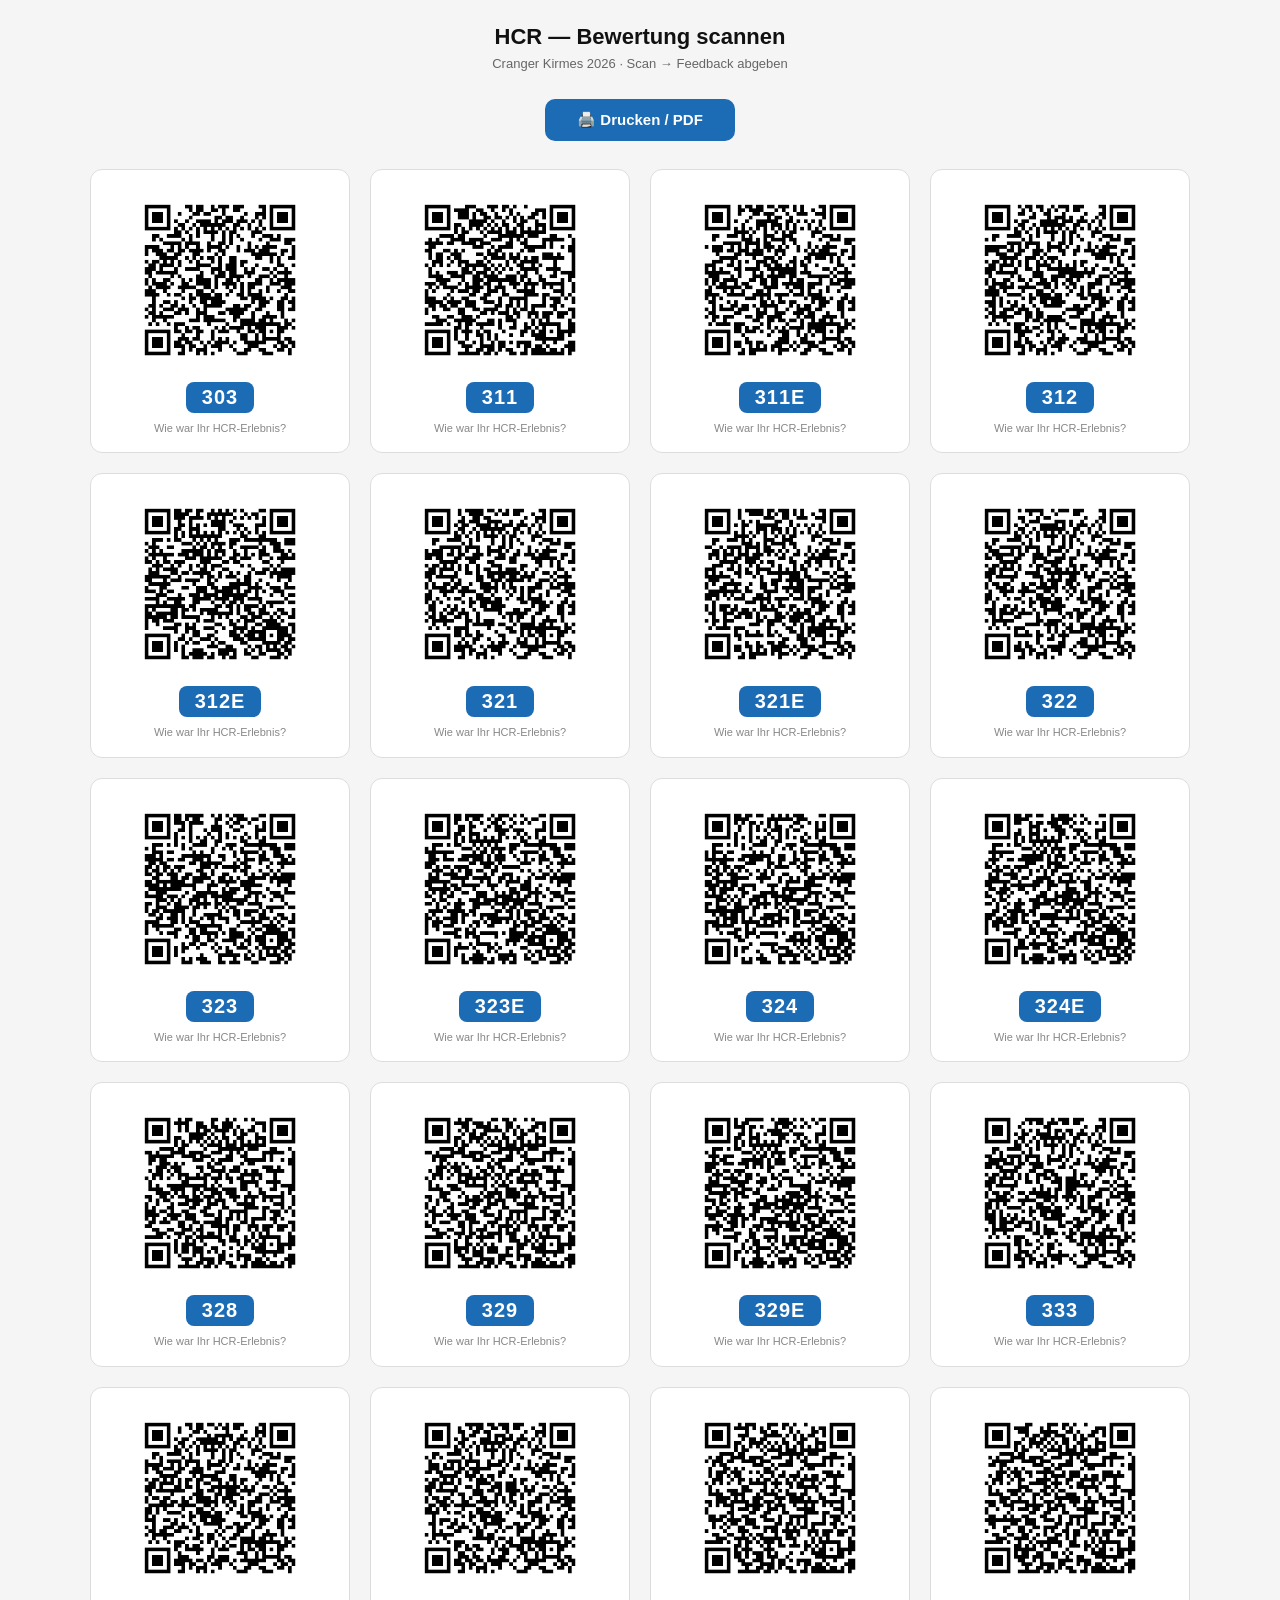
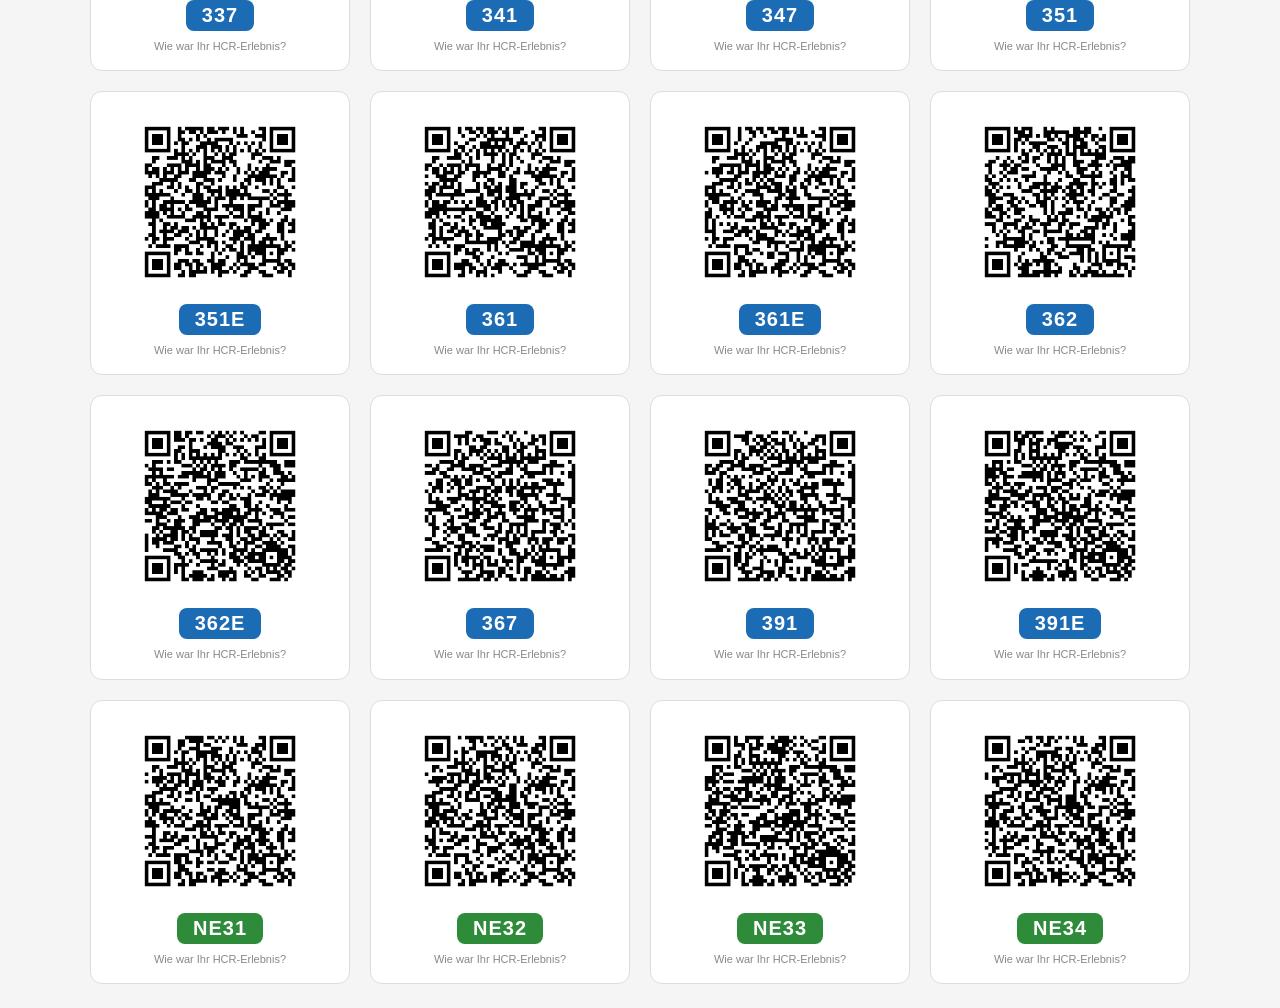
<file: qr/index.html>
<!DOCTYPE html>
<html lang="de">
<head>
<meta charset="UTF-8">
<title>HCR — QR Codes Bewertungen</title>
<style>
  * { margin: 0; padding: 0; box-sizing: border-box; }

  body {
    font-family: Arial, sans-serif;
    background: #f5f5f5;
    padding: 24px;
  }

  h1 {
    text-align: center;
    font-size: 22px;
    margin-bottom: 6px;
    color: #111;
  }

  .subtitle {
    text-align: center;
    font-size: 13px;
    color: #666;
    margin-bottom: 28px;
  }

  .grid {
    display: grid;
    grid-template-columns: repeat(4, 1fr);
    gap: 20px;
    max-width: 1100px;
    margin: 0 auto;
  }

  .card {
    background: #fff;
    border: 1.5px solid #ddd;
    border-radius: 12px;
    padding: 20px 16px 16px;
    text-align: center;
    break-inside: avoid;
  }

  .card img {
    width: 100%;
    max-width: 180px;
    height: auto;
    display: block;
    margin: 0 auto 12px;
  }

  .linie-badge {
    display: inline-block;
    background: #1B6BB5;
    color: #fff;
    font-size: 20px;
    font-weight: 800;
    padding: 4px 16px;
    border-radius: 8px;
    margin-bottom: 8px;
    letter-spacing: 1px;
  }

  .scan-text {
    font-size: 11px;
    color: #888;
    line-height: 1.4;
  }

  .btn-print {
    display: block;
    margin: 0 auto 28px;
    padding: 12px 32px;
    background: #1B6BB5;
    color: #fff;
    border: none;
    border-radius: 10px;
    font-size: 15px;
    font-weight: 700;
    cursor: pointer;
  }
  .btn-print:hover { background: #155a9a; }

  @media print {
    body { background: #fff; padding: 8px; }
    .btn-print { display: none; }
    .grid { gap: 12px; }
    .card { border: 1px solid #ccc; border-radius: 8px; padding: 12px 10px 10px; }
  }
</style>
</head>
<body>

<h1>HCR — Bewertung scannen</h1>
<p class="subtitle">Cranger Kirmes 2026 · Scan → Feedback abgeben</p>

<button class="btn-print" onclick="window.print()">🖨️ Drucken / PDF</button>

<div class="grid">
  <div class="card">
    <img src="303.png" alt="QR 303">
    <div class="linie-badge">303</div>
    <div class="scan-text">Wie war Ihr HCR-Erlebnis?</div>
  </div>
  <div class="card">
    <img src="311.png" alt="QR 311">
    <div class="linie-badge">311</div>
    <div class="scan-text">Wie war Ihr HCR-Erlebnis?</div>
  </div>
  <div class="card">
    <img src="311E.png" alt="QR 311E">
    <div class="linie-badge">311E</div>
    <div class="scan-text">Wie war Ihr HCR-Erlebnis?</div>
  </div>
  <div class="card">
    <img src="312.png" alt="QR 312">
    <div class="linie-badge">312</div>
    <div class="scan-text">Wie war Ihr HCR-Erlebnis?</div>
  </div>
  <div class="card">
    <img src="312E.png" alt="QR 312E">
    <div class="linie-badge">312E</div>
    <div class="scan-text">Wie war Ihr HCR-Erlebnis?</div>
  </div>
  <div class="card">
    <img src="321.png" alt="QR 321">
    <div class="linie-badge">321</div>
    <div class="scan-text">Wie war Ihr HCR-Erlebnis?</div>
  </div>
  <div class="card">
    <img src="321E.png" alt="QR 321E">
    <div class="linie-badge">321E</div>
    <div class="scan-text">Wie war Ihr HCR-Erlebnis?</div>
  </div>
  <div class="card">
    <img src="322.png" alt="QR 322">
    <div class="linie-badge">322</div>
    <div class="scan-text">Wie war Ihr HCR-Erlebnis?</div>
  </div>
  <div class="card">
    <img src="323.png" alt="QR 323">
    <div class="linie-badge">323</div>
    <div class="scan-text">Wie war Ihr HCR-Erlebnis?</div>
  </div>
  <div class="card">
    <img src="323E.png" alt="QR 323E">
    <div class="linie-badge">323E</div>
    <div class="scan-text">Wie war Ihr HCR-Erlebnis?</div>
  </div>
  <div class="card">
    <img src="324.png" alt="QR 324">
    <div class="linie-badge">324</div>
    <div class="scan-text">Wie war Ihr HCR-Erlebnis?</div>
  </div>
  <div class="card">
    <img src="324E.png" alt="QR 324E">
    <div class="linie-badge">324E</div>
    <div class="scan-text">Wie war Ihr HCR-Erlebnis?</div>
  </div>
  <div class="card">
    <img src="328.png" alt="QR 328">
    <div class="linie-badge">328</div>
    <div class="scan-text">Wie war Ihr HCR-Erlebnis?</div>
  </div>
  <div class="card">
    <img src="329.png" alt="QR 329">
    <div class="linie-badge">329</div>
    <div class="scan-text">Wie war Ihr HCR-Erlebnis?</div>
  </div>
  <div class="card">
    <img src="329E.png" alt="QR 329E">
    <div class="linie-badge">329E</div>
    <div class="scan-text">Wie war Ihr HCR-Erlebnis?</div>
  </div>
  <div class="card">
    <img src="333.png" alt="QR 333">
    <div class="linie-badge">333</div>
    <div class="scan-text">Wie war Ihr HCR-Erlebnis?</div>
  </div>
  <div class="card">
    <img src="337.png" alt="QR 337">
    <div class="linie-badge">337</div>
    <div class="scan-text">Wie war Ihr HCR-Erlebnis?</div>
  </div>
  <div class="card">
    <img src="341.png" alt="QR 341">
    <div class="linie-badge">341</div>
    <div class="scan-text">Wie war Ihr HCR-Erlebnis?</div>
  </div>
  <div class="card">
    <img src="347.png" alt="QR 347">
    <div class="linie-badge">347</div>
    <div class="scan-text">Wie war Ihr HCR-Erlebnis?</div>
  </div>
  <div class="card">
    <img src="351.png" alt="QR 351">
    <div class="linie-badge">351</div>
    <div class="scan-text">Wie war Ihr HCR-Erlebnis?</div>
  </div>
  <div class="card">
    <img src="351E.png" alt="QR 351E">
    <div class="linie-badge">351E</div>
    <div class="scan-text">Wie war Ihr HCR-Erlebnis?</div>
  </div>
  <div class="card">
    <img src="361.png" alt="QR 361">
    <div class="linie-badge">361</div>
    <div class="scan-text">Wie war Ihr HCR-Erlebnis?</div>
  </div>
  <div class="card">
    <img src="361E.png" alt="QR 361E">
    <div class="linie-badge">361E</div>
    <div class="scan-text">Wie war Ihr HCR-Erlebnis?</div>
  </div>
  <div class="card">
    <img src="362.png" alt="QR 362">
    <div class="linie-badge">362</div>
    <div class="scan-text">Wie war Ihr HCR-Erlebnis?</div>
  </div>
  <div class="card">
    <img src="362E.png" alt="QR 362E">
    <div class="linie-badge">362E</div>
    <div class="scan-text">Wie war Ihr HCR-Erlebnis?</div>
  </div>
  <div class="card">
    <img src="367.png" alt="QR 367">
    <div class="linie-badge">367</div>
    <div class="scan-text">Wie war Ihr HCR-Erlebnis?</div>
  </div>
  <div class="card">
    <img src="391.png" alt="QR 391">
    <div class="linie-badge">391</div>
    <div class="scan-text">Wie war Ihr HCR-Erlebnis?</div>
  </div>
  <div class="card">
    <img src="391E.png" alt="QR 391E">
    <div class="linie-badge">391E</div>
    <div class="scan-text">Wie war Ihr HCR-Erlebnis?</div>
  </div>
  <div class="card">
    <img src="NE31.png" alt="QR NE31">
    <div class="linie-badge" style="background:#2E8B3A;">NE31</div>
    <div class="scan-text">Wie war Ihr HCR-Erlebnis?</div>
  </div>
  <div class="card">
    <img src="NE32.png" alt="QR NE32">
    <div class="linie-badge" style="background:#2E8B3A;">NE32</div>
    <div class="scan-text">Wie war Ihr HCR-Erlebnis?</div>
  </div>
  <div class="card">
    <img src="NE33.png" alt="QR NE33">
    <div class="linie-badge" style="background:#2E8B3A;">NE33</div>
    <div class="scan-text">Wie war Ihr HCR-Erlebnis?</div>
  </div>
  <div class="card">
    <img src="NE34.png" alt="QR NE34">
    <div class="linie-badge" style="background:#2E8B3A;">NE34</div>
    <div class="scan-text">Wie war Ihr HCR-Erlebnis?</div>
  </div>
</div>

</body>
</html>
</file>
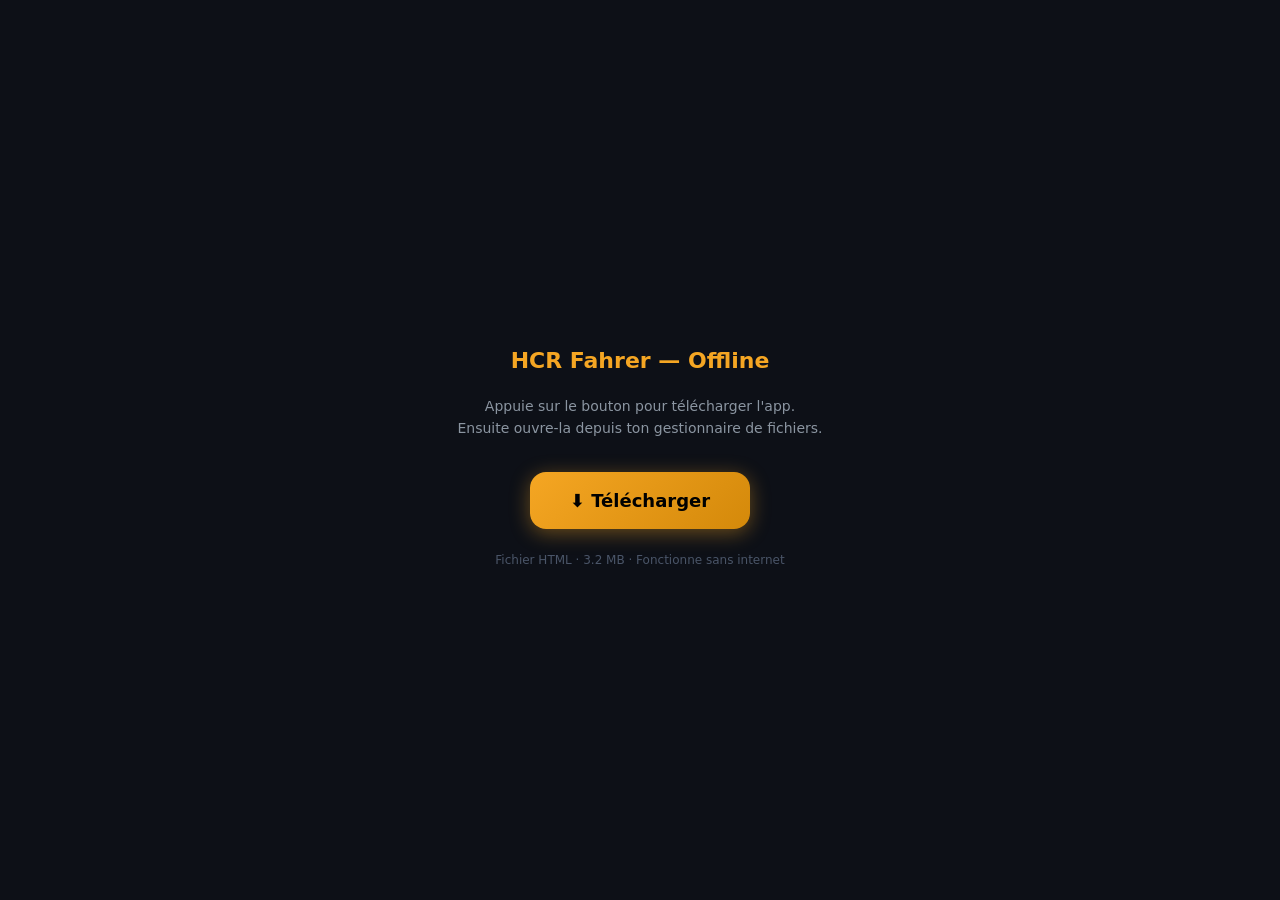
<file: download.html>
<!DOCTYPE html>
<html lang="fr">
<head>
<meta charset="UTF-8"/>
<meta name="viewport" content="width=device-width,initial-scale=1.0"/>
<title>Télécharger HCR Fahrer</title>
<style>
body{background:#0d1017;color:#fff;font-family:system-ui,sans-serif;display:flex;flex-direction:column;align-items:center;justify-content:center;min-height:100vh;margin:0;padding:20px;box-sizing:border-box;}
h1{font-size:22px;margin-bottom:8px;color:#f5a623;}
p{color:#8b95a1;font-size:14px;text-align:center;margin-bottom:32px;line-height:1.6;}
a.btn{background:linear-gradient(135deg,#f5a623,#d4890a);color:#000;font-weight:800;font-size:18px;padding:18px 40px;border-radius:16px;text-decoration:none;display:inline-block;box-shadow:0 4px 20px rgba(245,166,35,0.4);}
.note{margin-top:24px;font-size:12px;color:#4a5568;text-align:center;}
</style>
</head>
<body>
<h1>HCR Fahrer — Offline</h1>
<p>Appuie sur le bouton pour télécharger l'app.<br/>Ensuite ouvre-la depuis ton gestionnaire de fichiers.</p>
<a class="btn" href="zak2026-offline.html" download="HCR-Fahrer.html">⬇ Télécharger</a>
<div class="note">Fichier HTML · 3.2 MB · Fonctionne sans internet</div>
</body>
</html>
</file>
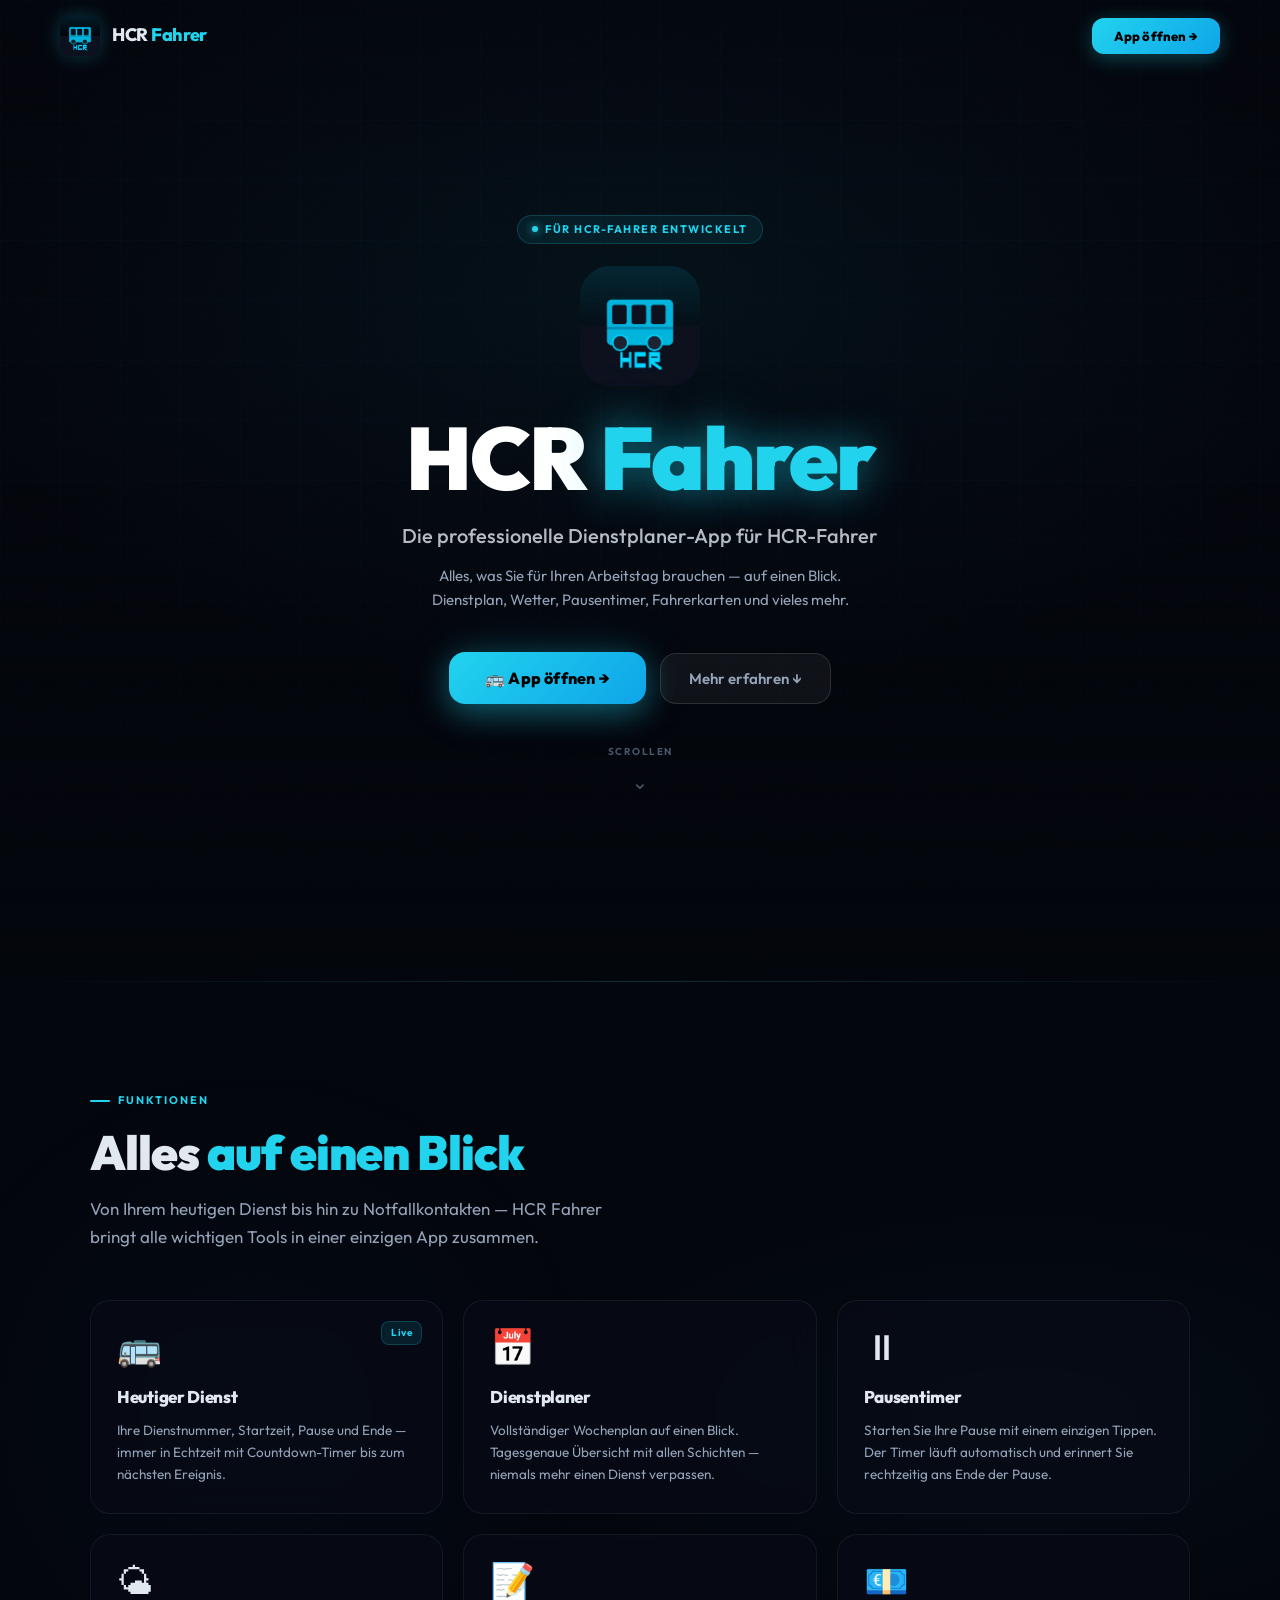
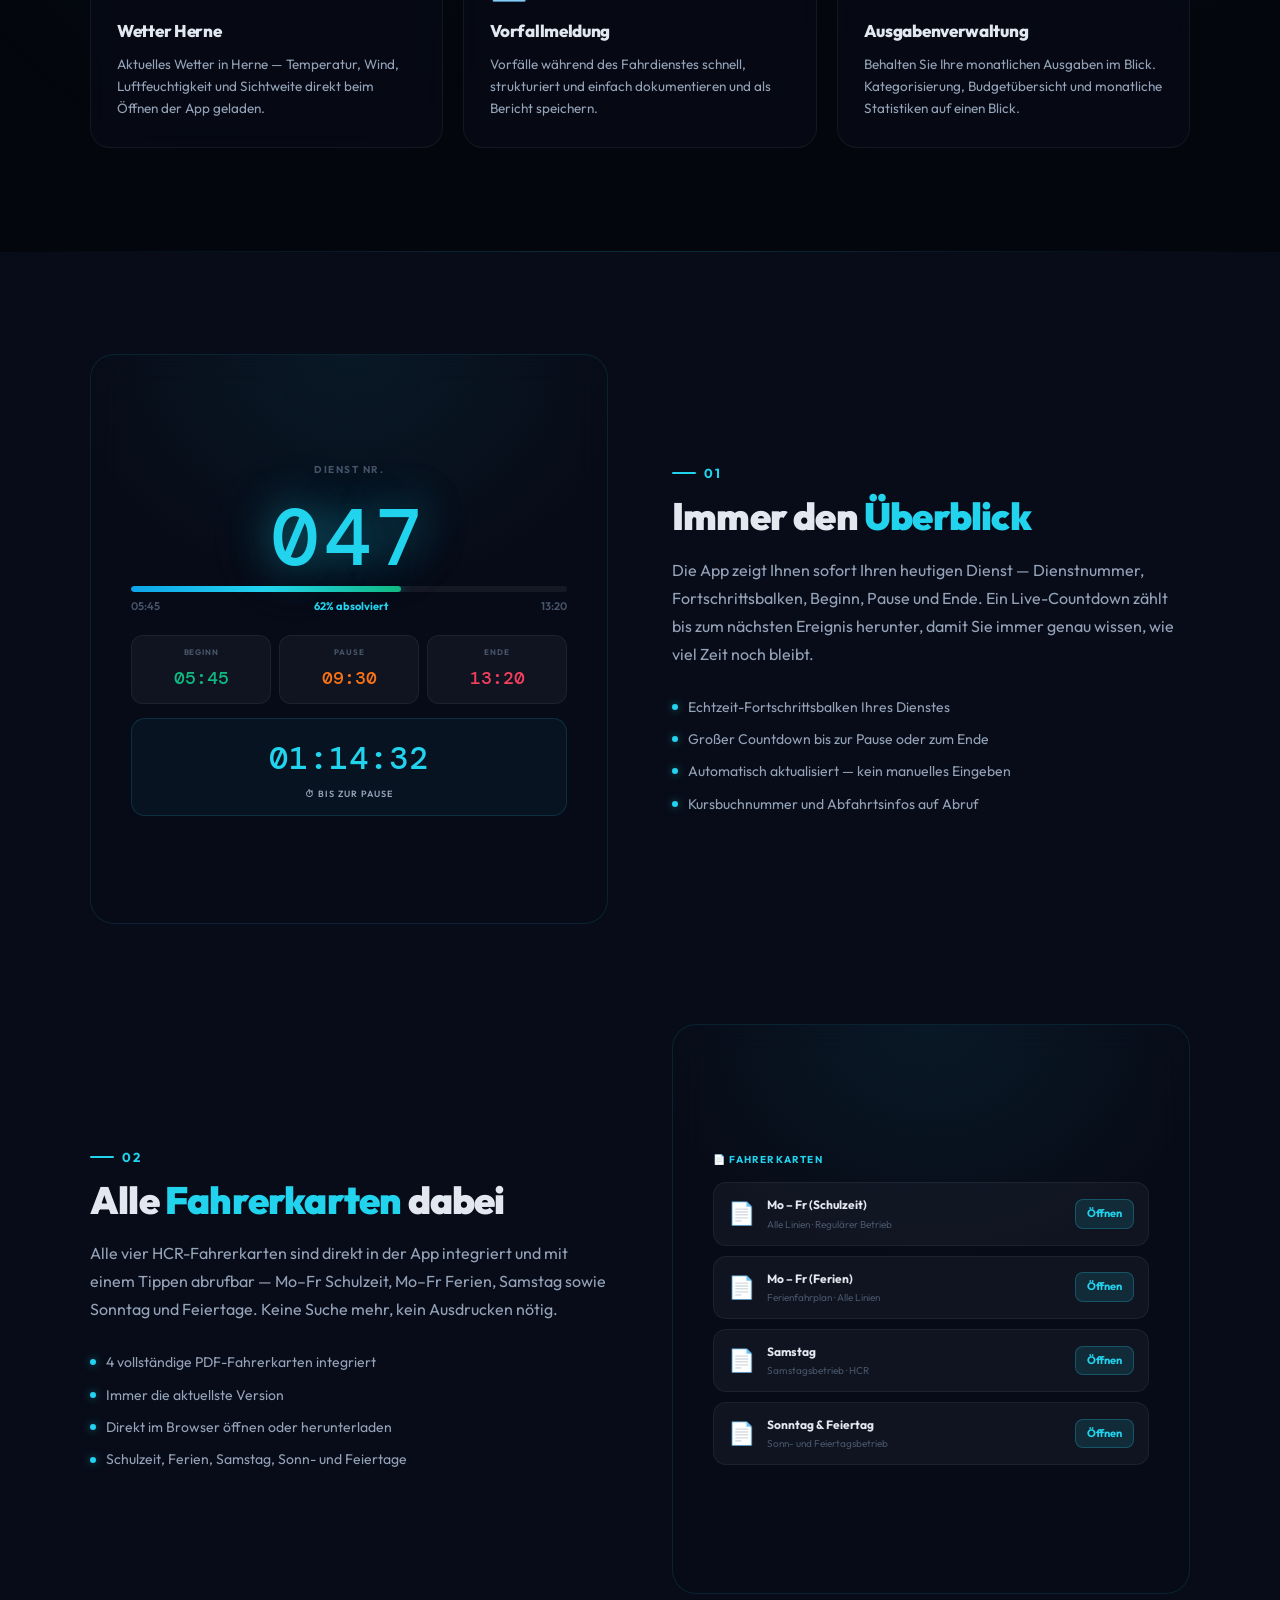
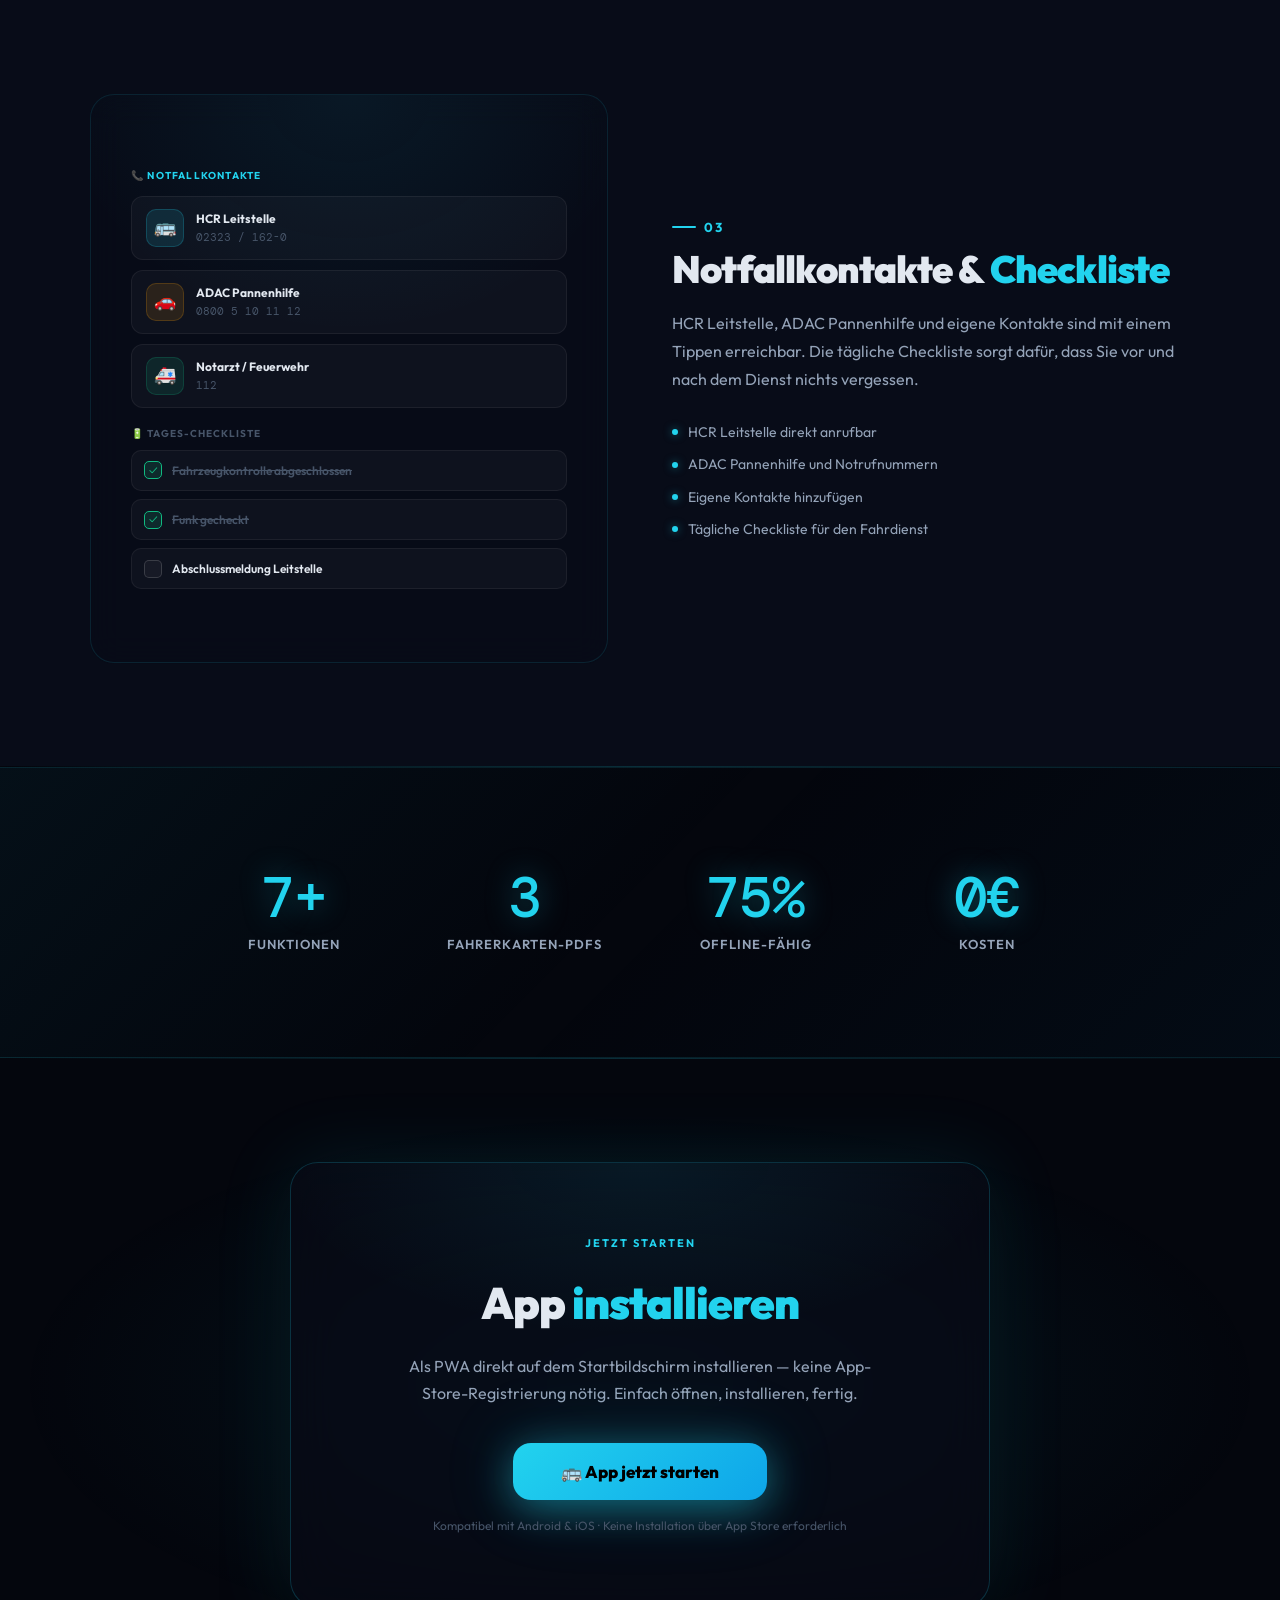
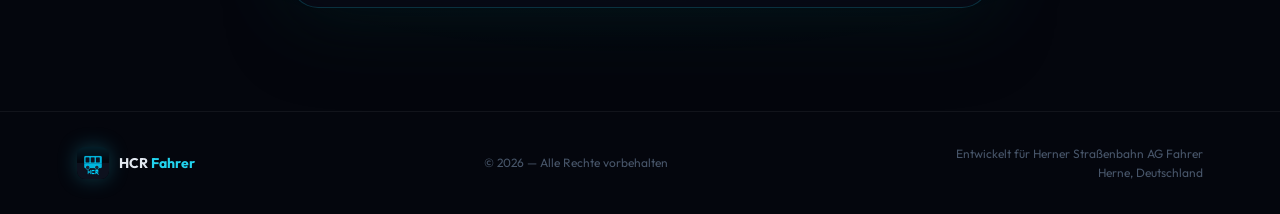
<file: landing.html>
<!DOCTYPE html>
<html lang="de">
<head>
<meta charset="UTF-8"/>
<meta name="viewport" content="width=device-width,initial-scale=1.0"/>
<title>HCR Fahrer — Die App für Ihren Fahrdienst</title>
<meta name="description" content="HCR Fahrer — Die professionelle Dienstplaner-App für Herner Straßenbahn AG Fahrer. Dienstplan, Wetter, Pausentimer und mehr."/>
<link rel="preconnect" href="https://fonts.googleapis.com"/>
<link rel="preconnect" href="https://fonts.gstatic.com" crossorigin/>
<link href="https://fonts.googleapis.com/css2?family=Outfit:wght@300;400;500;600;700;800;900&family=DM+Mono:wght@400;500&display=swap" rel="stylesheet"/>
<style>
/* ═══════════════════════════════════════════
   TOKENS
═══════════════════════════════════════════ */
:root{
  --cyan:#22D3EE;
  --cyan2:#0EA5E9;
  --cyan3:#06B6D4;
  --navy:#04060D;
  --navy2:#080C18;
  --navy3:#0B0F1E;
  --navy4:#0D1629;
  --text:#E2E8F0;
  --text2:#94A3B8;
  --muted:#475569;
  --border:rgba(34,211,238,0.12);
  --border2:rgba(255,255,255,0.06);
  --glass:rgba(8,12,24,0.65);
  --glass2:rgba(34,211,238,0.04);
  --nav-h:72px;
  --glow-sm:0 0 20px rgba(34,211,238,0.25);
  --glow-md:0 0 40px rgba(34,211,238,0.2),0 0 80px rgba(34,211,238,0.08);
  --glow-lg:0 0 60px rgba(34,211,238,0.3),0 0 120px rgba(34,211,238,0.12);
}

/* ═══════════════════════════════════════════
   RESET & BASE
═══════════════════════════════════════════ */
*{box-sizing:border-box;margin:0;padding:0;}
html{scroll-behavior:smooth;font-size:16px;}
body{
  background:var(--navy);
  color:var(--text);
  font-family:'Outfit',system-ui,sans-serif;
  -webkit-font-smoothing:antialiased;
  overflow-x:hidden;
  line-height:1.6;
}
a{text-decoration:none;color:inherit;}
img{display:block;max-width:100%;}

/* ═══════════════════════════════════════════
   SCROLLBAR
═══════════════════════════════════════════ */
::-webkit-scrollbar{width:5px;}
::-webkit-scrollbar-track{background:var(--navy2);}
::-webkit-scrollbar-thumb{background:rgba(34,211,238,0.3);border-radius:3px;}

/* ═══════════════════════════════════════════
   NOISE TEXTURE OVERLAY
═══════════════════════════════════════════ */
body::before{
  content:'';
  position:fixed;inset:0;z-index:0;pointer-events:none;
  background-image:url("data:image/svg+xml,%3Csvg viewBox='0 0 256 256' xmlns='http://www.w3.org/2000/svg'%3E%3Cfilter id='n'%3E%3CfeTurbulence type='fractalNoise' baseFrequency='0.9' numOctaves='4' stitchTiles='stitch'/%3E%3C/filter%3E%3Crect width='100%25' height='100%25' filter='url(%23n)' opacity='0.03'/%3E%3C/svg%3E");
  background-size:200px 200px;
  opacity:0.4;
}

/* ═══════════════════════════════════════════
   GRID PATTERN
═══════════════════════════════════════════ */
body::after{
  content:'';
  position:fixed;inset:0;z-index:0;pointer-events:none;
  background-image:
    linear-gradient(rgba(34,211,238,0.025) 1px,transparent 1px),
    linear-gradient(90deg,rgba(34,211,238,0.025) 1px,transparent 1px);
  background-size:60px 60px;
}

/* ═══════════════════════════════════════════
   NAVBAR
═══════════════════════════════════════════ */
.navbar{
  position:fixed;top:0;left:0;right:0;
  z-index:1000;
  height:var(--nav-h);
  display:flex;align-items:center;justify-content:space-between;
  padding:0 clamp(20px,5vw,60px);
  transition:background 0.4s ease,border-color 0.4s ease,backdrop-filter 0.4s ease;
  border-bottom:1px solid transparent;
}
.navbar.solid{
  background:rgba(4,6,13,0.92);
  border-bottom-color:var(--border);
  backdrop-filter:blur(24px);
  -webkit-backdrop-filter:blur(24px);
}
.navbar::after{
  content:'';
  position:absolute;bottom:-1px;left:0;right:0;height:1px;
  background:linear-gradient(90deg,transparent,rgba(34,211,238,0.0),transparent);
  transition:background 0.4s;
}
.navbar.solid::after{
  background:linear-gradient(90deg,transparent,rgba(34,211,238,0.3),transparent);
}
.nav-brand{
  display:flex;align-items:center;gap:12px;
}
.nav-logo{
  width:40px;height:40px;border-radius:11px;
  box-shadow:var(--glow-sm);
}
.nav-name{
  font-size:18px;font-weight:800;letter-spacing:-0.3px;
  color:var(--text);
}
.nav-name span{color:var(--cyan);}
.nav-cta{
  background:linear-gradient(135deg,var(--cyan),var(--cyan2));
  border:none;border-radius:12px;
  padding:10px 22px;
  color:#000;font-size:13px;font-weight:800;
  cursor:pointer;font-family:'Outfit',sans-serif;
  letter-spacing:0.2px;
  transition:opacity 0.2s,transform 0.15s,box-shadow 0.2s;
  box-shadow:0 4px 20px rgba(34,211,238,0.3);
  white-space:nowrap;
}
.nav-cta:hover{opacity:0.9;transform:translateY(-1px);box-shadow:0 6px 28px rgba(34,211,238,0.4);}
.nav-cta:active{transform:translateY(0);}

/* ═══════════════════════════════════════════
   HERO
═══════════════════════════════════════════ */
.hero{
  position:relative;
  min-height:100vh;
  display:flex;align-items:center;justify-content:center;
  overflow:hidden;
}
.hero-video{
  position:absolute;inset:0;
  width:100%;height:100%;
  object-fit:cover;
  opacity:0.38;
  z-index:1;
}
.hero-overlay{
  position:absolute;inset:0;z-index:2;
  background:
    linear-gradient(to bottom,
      rgba(4,6,13,0.3) 0%,
      rgba(4,6,13,0.05) 20%,
      rgba(4,6,13,0.15) 50%,
      rgba(4,6,13,0.7) 80%,
      rgba(4,6,13,1) 100%),
    radial-gradient(ellipse 80% 60% at 50% 30%,rgba(34,211,238,0.06) 0%,transparent 70%);
}
.hero-content{
  position:relative;z-index:3;
  text-align:center;
  padding:calc(var(--nav-h) + 40px) clamp(20px,6vw,80px) 80px;
  max-width:860px;
  margin:0 auto;
}
@keyframes heroLogoIn{
  from{opacity:0;transform:scale(0.65) translateY(24px);}
  to{opacity:1;transform:scale(1) translateY(0);}
}
@keyframes heroTextIn{
  from{opacity:0;transform:translateY(32px);}
  to{opacity:1;transform:translateY(0);}
}
@keyframes logoGlow{
  0%,100%{box-shadow:0 0 40px rgba(34,211,238,0.4),0 0 80px rgba(34,211,238,0.15),0 0 0 1px rgba(34,211,238,0.1);}
  50%{box-shadow:0 0 60px rgba(34,211,238,0.6),0 0 120px rgba(34,211,238,0.25),0 0 0 1px rgba(34,211,238,0.2);}
}
.hero-logo{
  width:clamp(80px,14vw,120px);
  height:clamp(80px,14vw,120px);
  border-radius:clamp(20px,4vw,30px);
  margin:0 auto 28px;
  animation:heroLogoIn 0.9s cubic-bezier(0.34,1.56,0.64,1) 0.2s both,
             logoGlow 3.5s ease 1.2s infinite;
}
.hero-tag{
  display:inline-flex;align-items:center;gap:7px;
  background:rgba(34,211,238,0.08);
  border:1px solid rgba(34,211,238,0.2);
  border-radius:100px;
  padding:5px 14px;
  font-size:11px;font-weight:700;
  color:var(--cyan);
  letter-spacing:1.5px;text-transform:uppercase;
  margin-bottom:22px;
  animation:heroTextIn 0.6s ease 0.55s both;
}
.hero-tag::before{
  content:'';
  width:6px;height:6px;border-radius:50%;
  background:var(--cyan);
  box-shadow:0 0 8px var(--cyan);
  animation:pulse 2s ease infinite;
}
@keyframes pulse{0%,100%{opacity:1;}50%{opacity:0.4;}}
.hero-h1{
  font-size:clamp(44px,8vw,88px);
  font-weight:900;
  letter-spacing:-2px;
  line-height:1;
  margin-bottom:18px;
  color:#fff;
  animation:heroTextIn 0.7s ease 0.7s both;
}
.hero-h1 span{
  color:var(--cyan);
  text-shadow:0 0 40px rgba(34,211,238,0.5),0 0 80px rgba(34,211,238,0.2);
}
.hero-sub{
  font-size:clamp(16px,2.5vw,20px);
  font-weight:500;
  color:rgba(226,232,240,0.8);
  margin-bottom:12px;
  animation:heroTextIn 0.7s ease 0.85s both;
}
.hero-tag2{
  font-size:clamp(13px,2vw,15px);
  font-weight:400;
  color:var(--text2);
  margin-bottom:40px;
  animation:heroTextIn 0.7s ease 1s both;
  max-width:520px;margin-left:auto;margin-right:auto;
}
.hero-btns{
  display:flex;align-items:center;justify-content:center;
  gap:14px;flex-wrap:wrap;
  animation:heroTextIn 0.7s ease 1.15s both;
  margin-bottom:40px;
}
.btn-hero{
  display:inline-flex;align-items:center;gap:8px;
  background:linear-gradient(135deg,var(--cyan),var(--cyan2));
  border:none;border-radius:16px;
  padding:16px 36px;
  color:#000;font-size:16px;font-weight:800;
  cursor:pointer;font-family:'Outfit',sans-serif;
  letter-spacing:0.2px;
  transition:opacity 0.2s,transform 0.15s,box-shadow 0.2s;
  box-shadow:0 8px 32px rgba(34,211,238,0.4),0 0 60px rgba(34,211,238,0.1);
}
.btn-hero:hover{transform:translateY(-2px);box-shadow:0 12px 40px rgba(34,211,238,0.5),0 0 80px rgba(34,211,238,0.15);}
.btn-hero:active{transform:translateY(0);}
.btn-ghost{
  display:inline-flex;align-items:center;gap:8px;
  background:rgba(255,255,255,0.05);
  border:1px solid rgba(255,255,255,0.12);
  border-radius:16px;padding:15px 28px;
  color:var(--text2);font-size:15px;font-weight:600;
  cursor:pointer;font-family:'Outfit',sans-serif;
  transition:all 0.2s;
}
.btn-ghost:hover{background:rgba(255,255,255,0.09);color:var(--text);border-color:rgba(255,255,255,0.2);}
.hero-scroll{
  display:flex;flex-direction:column;align-items:center;gap:6px;
  animation:heroTextIn 0.6s ease 1.4s both;
}
.hero-scroll span{font-size:10px;font-weight:700;color:var(--muted);letter-spacing:1.5px;text-transform:uppercase;}
@keyframes scrollBounce{
  0%,100%{transform:translateY(0);}
  50%{transform:translateY(8px);}
}
.hero-chevron{
  font-size:20px;color:var(--muted);
  animation:scrollBounce 1.8s ease infinite;
}

/* ═══════════════════════════════════════════
   SECTIONS GENERIC
═══════════════════════════════════════════ */
section{position:relative;z-index:1;padding:clamp(60px,8vw,120px) clamp(20px,6vw,80px);}
.section-label{
  display:inline-flex;align-items:center;gap:8px;
  font-size:11px;font-weight:700;
  color:var(--cyan);
  letter-spacing:2px;text-transform:uppercase;
  margin-bottom:16px;
}
.section-label::before{
  content:'';
  display:inline-block;
  width:20px;height:2px;
  background:var(--cyan);
  border-radius:1px;
}
.section-title{
  font-size:clamp(28px,4.5vw,48px);
  font-weight:900;letter-spacing:-1px;line-height:1.1;
  margin-bottom:16px;
}
.section-title span{color:var(--cyan);}
.section-desc{
  font-size:clamp(14px,1.8vw,17px);
  color:var(--text2);
  max-width:560px;
  line-height:1.7;
  margin-bottom:48px;
}

/* ═══════════════════════════════════════════
   DIVIDER LINE
═══════════════════════════════════════════ */
.divider{
  width:100%;height:1px;
  background:linear-gradient(90deg,transparent,rgba(34,211,238,0.2),transparent);
  position:relative;z-index:1;
}

/* ═══════════════════════════════════════════
   FEATURES GRID
═══════════════════════════════════════════ */
.features-section{
  background:
    radial-gradient(ellipse 60% 40% at 80% 50%,rgba(34,211,238,0.04) 0%,transparent 70%),
    radial-gradient(ellipse 40% 60% at 20% 50%,rgba(14,165,233,0.03) 0%,transparent 70%);
}
.features-grid{
  display:grid;
  grid-template-columns:repeat(auto-fit,minmax(280px,1fr));
  gap:20px;
  max-width:1100px;margin:0 auto;
}
.feature-card{
  background:var(--glass);
  border:1px solid var(--border2);
  border-radius:20px;
  padding:28px 26px;
  position:relative;overflow:hidden;
  transition:transform 0.3s ease,border-color 0.3s ease,box-shadow 0.3s ease;
  backdrop-filter:blur(16px);
  -webkit-backdrop-filter:blur(16px);
}
.feature-card::before{
  content:'';
  position:absolute;inset:0;
  background:radial-gradient(ellipse 100% 80% at 0% 0%,rgba(34,211,238,0.05) 0%,transparent 60%);
  opacity:0;transition:opacity 0.3s;
}
.feature-card:hover{
  transform:translateY(-4px);
  border-color:rgba(34,211,238,0.22);
  box-shadow:0 16px 40px rgba(0,0,0,0.4),var(--glow-sm);
}
.feature-card:hover::before{opacity:1;}
.feature-icon{
  font-size:36px;
  margin-bottom:18px;
  display:block;
  line-height:1;
}
.feature-name{
  font-size:17px;font-weight:800;
  letter-spacing:-0.3px;
  margin-bottom:8px;
  color:var(--text);
}
.feature-desc{
  font-size:13.5px;
  color:var(--text2);
  line-height:1.65;
}
.feature-badge{
  position:absolute;top:20px;right:20px;
  background:rgba(34,211,238,0.1);
  border:1px solid rgba(34,211,238,0.2);
  border-radius:8px;padding:3px 9px;
  font-size:10px;font-weight:700;
  color:var(--cyan);letter-spacing:0.5px;
}

/* ═══════════════════════════════════════════
   HIGHLIGHTS
═══════════════════════════════════════════ */
.highlights-section{
  background:var(--navy2);
}
.highlights-section > .hl-inner{
  max-width:1100px;margin:0 auto;
}
.highlight-block{
  display:grid;
  grid-template-columns:1fr 1fr;
  gap:clamp(30px,5vw,80px);
  align-items:center;
  margin-bottom:clamp(50px,8vw,100px);
}
.highlight-block:last-child{margin-bottom:0;}
.highlight-block.reverse{direction:rtl;}
.highlight-block.reverse > *{direction:ltr;}
.hl-visual{
  background:var(--glass);
  border:1px solid var(--border);
  border-radius:24px;
  padding:clamp(24px,4vw,40px);
  position:relative;overflow:hidden;
  aspect-ratio:1 / 1.1;
  display:flex;flex-direction:column;justify-content:center;
  backdrop-filter:blur(16px);
  -webkit-backdrop-filter:blur(16px);
}
.hl-visual::before{
  content:'';
  position:absolute;inset:0;
  background:radial-gradient(ellipse 80% 60% at 50% 0%,rgba(34,211,238,0.07) 0%,transparent 70%);
}
.hl-visual::after{
  content:'';
  position:absolute;
  top:-1px;left:20%;right:20%;height:1px;
  background:linear-gradient(90deg,transparent,rgba(34,211,238,0.4),transparent);
}
.mock-svc-num{
  font-family:'DM Mono',monospace;
  font-size:clamp(48px,8vw,80px);
  font-weight:500;
  color:var(--cyan);
  letter-spacing:4px;
  text-shadow:0 0 40px rgba(34,211,238,0.5),0 0 80px rgba(34,211,238,0.2);
  text-align:center;
  line-height:1;
  margin-bottom:8px;
  position:relative;z-index:1;
}
.mock-label{
  font-size:10px;font-weight:700;
  color:var(--muted);text-transform:uppercase;letter-spacing:1.5px;
  text-align:center;margin-bottom:20px;
  position:relative;z-index:1;
}
.mock-progress-wrap{
  height:6px;background:rgba(255,255,255,0.06);
  border-radius:4px;overflow:hidden;margin-bottom:6px;
  position:relative;z-index:1;
}
.mock-progress{
  height:100%;border-radius:4px;
  background:linear-gradient(90deg,var(--cyan2),var(--cyan),#10B981);
  box-shadow:0 0 12px rgba(34,211,238,0.5);
  width:62%;
  animation:progressAnim 3s ease infinite alternate;
}
@keyframes progressAnim{from{width:62%;}to{width:68%;}}
.mock-row{
  display:grid;grid-template-columns:repeat(3,1fr);gap:8px;
  margin-top:16px;position:relative;z-index:1;
}
.mock-cell{
  background:rgba(255,255,255,0.04);
  border:1px solid var(--border2);
  border-radius:12px;padding:10px 8px;text-align:center;
}
.mock-cell-label{font-size:8px;font-weight:700;color:var(--muted);text-transform:uppercase;letter-spacing:0.8px;margin-bottom:5px;}
.mock-cell-val{font-family:'DM Mono',monospace;font-size:18px;font-weight:500;}
.c-green{color:#10B981;}
.c-orange{color:#F97316;}
.c-red{color:#F43F5E;}
.mock-countdown{
  position:relative;z-index:1;
  text-align:center;
  background:rgba(34,211,238,0.04);
  border:1px solid rgba(34,211,238,0.15);
  border-radius:14px;padding:14px;margin-top:14px;
}
.mock-countdown-val{
  font-family:'DM Mono',monospace;
  font-size:clamp(22px,4vw,32px);font-weight:500;
  color:var(--cyan);letter-spacing:1px;
}
.mock-countdown-label{font-size:9px;color:var(--text2);font-weight:600;letter-spacing:1px;text-transform:uppercase;margin-top:3px;}
.mock-pdf-list{
  display:flex;flex-direction:column;gap:10px;
  position:relative;z-index:1;
}
.mock-pdf-item{
  display:flex;align-items:center;gap:12px;
  background:rgba(255,255,255,0.04);
  border:1px solid var(--border2);
  border-radius:13px;padding:12px 14px;
}
.mock-pdf-icon{font-size:22px;flex-shrink:0;}
.mock-pdf-info{flex:1;min-width:0;}
.mock-pdf-name{font-size:12px;font-weight:700;color:var(--text);margin-bottom:2px;}
.mock-pdf-meta{font-size:10px;color:var(--muted);}
.mock-pdf-btn{
  background:rgba(34,211,238,0.12);
  border:1px solid rgba(34,211,238,0.25);
  border-radius:8px;padding:5px 11px;
  color:var(--cyan);font-size:11px;font-weight:700;
  white-space:nowrap;
}
.mock-contact-list{
  display:flex;flex-direction:column;gap:10px;
  position:relative;z-index:1;
}
.mock-contact{
  display:flex;align-items:center;gap:12px;
  background:rgba(255,255,255,0.03);
  border:1px solid var(--border2);
  border-radius:12px;padding:12px 14px;
}
.mock-contact-icon{
  width:38px;height:38px;border-radius:10px;
  display:flex;align-items:center;justify-content:center;
  font-size:18px;flex-shrink:0;
}
.c-cyan-bg{background:rgba(34,211,238,0.12);border:1px solid rgba(34,211,238,0.2);}
.c-amber-bg{background:rgba(245,158,11,0.12);border:1px solid rgba(245,158,11,0.2);}
.c-green-bg{background:rgba(16,185,129,0.12);border:1px solid rgba(16,185,129,0.2);}
.mock-contact-info{flex:1;min-width:0;}
.mock-contact-name{font-size:12px;font-weight:700;color:var(--text);margin-bottom:1px;}
.mock-contact-num{font-family:'DM Mono',monospace;font-size:11px;color:var(--muted);}
.mock-checklist{
  display:flex;flex-direction:column;gap:8px;
  margin-top:14px;position:relative;z-index:1;
}
.mock-check-item{
  display:flex;align-items:center;gap:10px;
  background:rgba(255,255,255,0.03);
  border:1px solid var(--border2);
  border-radius:10px;padding:10px 12px;
}
.check-box{
  width:18px;height:18px;border-radius:5px;
  flex-shrink:0;display:flex;align-items:center;justify-content:center;
  font-size:11px;
}
.checked{background:rgba(16,185,129,0.15);border:1.5px solid #10B981;color:#10B981;}
.unchecked{background:rgba(255,255,255,0.04);border:1.5px solid rgba(255,255,255,0.15);}
.mock-check-label{font-size:12px;font-weight:600;color:var(--text);}
.mock-check-label.done{color:var(--muted);text-decoration:line-through;}

.hl-text{}
.hl-num{
  font-size:clamp(11px,1.5vw,13px);font-weight:700;
  color:var(--cyan);letter-spacing:2px;text-transform:uppercase;
  margin-bottom:12px;
  display:flex;align-items:center;gap:8px;
}
.hl-num::before{
  content:'';
  display:inline-block;
  width:24px;height:2px;background:var(--cyan);border-radius:1px;
}
.hl-title{
  font-size:clamp(26px,3.5vw,38px);
  font-weight:900;letter-spacing:-0.8px;line-height:1.1;
  margin-bottom:18px;
}
.hl-title span{color:var(--cyan);}
.hl-desc{
  font-size:clamp(14px,1.6vw,16px);
  color:var(--text2);
  line-height:1.75;
  margin-bottom:28px;
}
.hl-bullets{
  display:flex;flex-direction:column;gap:10px;
}
.hl-bullet{
  display:flex;align-items:center;gap:10px;
  font-size:14px;color:var(--text2);
}
.hl-bullet::before{
  content:'';
  width:6px;height:6px;border-radius:50%;
  background:var(--cyan);
  box-shadow:0 0 8px rgba(34,211,238,0.5);
  flex-shrink:0;
}

/* ═══════════════════════════════════════════
   STATS
═══════════════════════════════════════════ */
.stats-section{
  background:linear-gradient(135deg,rgba(34,211,238,0.05) 0%,transparent 50%,rgba(14,165,233,0.04) 100%);
  border-top:1px solid var(--border);
  border-bottom:1px solid var(--border);
}
.stats-grid{
  display:grid;
  grid-template-columns:repeat(4,1fr);
  gap:24px;
  max-width:900px;margin:0 auto;
  text-align:center;
}
.stat-item{}
.stat-num{
  font-family:'DM Mono',monospace;
  font-size:clamp(36px,5vw,56px);
  font-weight:500;
  color:var(--cyan);
  letter-spacing:-1px;
  line-height:1;
  text-shadow:0 0 30px rgba(34,211,238,0.35);
  margin-bottom:8px;
}
.stat-label{
  font-size:clamp(11px,1.5vw,13px);
  font-weight:600;color:var(--text2);
  text-transform:uppercase;letter-spacing:1px;
}

/* ═══════════════════════════════════════════
   CTA SECTION
═══════════════════════════════════════════ */
.cta-section{
  text-align:center;
  background:
    radial-gradient(ellipse 70% 60% at 50% 50%,rgba(34,211,238,0.07) 0%,transparent 70%);
}
.cta-card{
  background:var(--glass);
  border:1px solid rgba(34,211,238,0.2);
  border-radius:28px;
  padding:clamp(40px,6vw,72px) clamp(30px,6vw,80px);
  max-width:700px;margin:0 auto;
  position:relative;overflow:hidden;
  backdrop-filter:blur(24px);
  -webkit-backdrop-filter:blur(24px);
  box-shadow:0 0 80px rgba(34,211,238,0.1),0 32px 64px rgba(0,0,0,0.4);
}
.cta-card::before{
  content:'';
  position:absolute;inset:0;
  background:radial-gradient(ellipse 80% 60% at 50% 0%,rgba(34,211,238,0.08) 0%,transparent 65%);
}
.cta-card::after{
  content:'';
  position:absolute;
  top:-1px;left:15%;right:15%;height:1px;
  background:linear-gradient(90deg,transparent,rgba(34,211,238,0.5),transparent);
}
.cta-eyebrow{
  font-size:11px;font-weight:700;
  color:var(--cyan);letter-spacing:2px;text-transform:uppercase;
  margin-bottom:16px;position:relative;z-index:1;
}
.cta-title{
  font-size:clamp(28px,4vw,44px);
  font-weight:900;letter-spacing:-1px;
  margin-bottom:14px;position:relative;z-index:1;
}
.cta-title span{color:var(--cyan);}
.cta-desc{
  font-size:clamp(13px,1.8vw,16px);
  color:var(--text2);line-height:1.7;
  margin-bottom:36px;position:relative;z-index:1;
  max-width:480px;margin-left:auto;margin-right:auto;
}
.cta-btn{
  display:inline-flex;align-items:center;gap:10px;
  background:linear-gradient(135deg,var(--cyan),var(--cyan2));
  border:none;border-radius:18px;
  padding:18px 48px;
  color:#000;font-size:17px;font-weight:800;
  cursor:pointer;font-family:'Outfit',sans-serif;
  transition:all 0.2s;
  box-shadow:0 8px 40px rgba(34,211,238,0.45),0 0 80px rgba(34,211,238,0.15);
  position:relative;z-index:1;
}
.cta-btn:hover{transform:translateY(-3px);box-shadow:0 12px 50px rgba(34,211,238,0.55),0 0 100px rgba(34,211,238,0.2);}
.cta-btn:active{transform:translateY(0);}
.cta-note{
  font-size:12px;color:var(--muted);margin-top:16px;
  position:relative;z-index:1;
}

/* ═══════════════════════════════════════════
   FOOTER
═══════════════════════════════════════════ */
footer{
  position:relative;z-index:1;
  border-top:1px solid var(--border2);
  padding:32px clamp(20px,6vw,80px);
  display:flex;align-items:center;justify-content:space-between;
  flex-wrap:wrap;gap:16px;
}
.footer-brand{display:flex;align-items:center;gap:10px;}
.footer-logo{width:32px;height:32px;border-radius:8px;box-shadow:var(--glow-sm);}
.footer-name{font-size:14px;font-weight:700;color:var(--text);}
.footer-name span{color:var(--cyan);}
.footer-copy{font-size:12px;color:var(--muted);}
.footer-right{text-align:right;}
.footer-sub{font-size:12px;color:var(--muted);line-height:1.6;}

/* ═══════════════════════════════════════════
   SCROLL REVEAL
═══════════════════════════════════════════ */
.reveal{
  opacity:0;
  transform:translateY(32px);
  transition:opacity 0.7s cubic-bezier(0.4,0,0.2,1),
             transform 0.7s cubic-bezier(0.4,0,0.2,1);
}
.reveal.visible{opacity:1;transform:translateY(0);}
.reveal-delay-1{transition-delay:0.1s;}
.reveal-delay-2{transition-delay:0.2s;}
.reveal-delay-3{transition-delay:0.3s;}
.reveal-delay-4{transition-delay:0.4s;}
.reveal-delay-5{transition-delay:0.5s;}
.reveal-delay-6{transition-delay:0.6s;}

/* ═══════════════════════════════════════════
   RESPONSIVE
═══════════════════════════════════════════ */
@media(max-width:768px){
  .highlight-block{grid-template-columns:1fr;}
  .highlight-block.reverse{direction:ltr;}
  .stats-grid{grid-template-columns:repeat(2,1fr);}
  .features-grid{grid-template-columns:1fr;}
  footer{flex-direction:column;text-align:center;}
  .footer-right{text-align:center;}
}
@media(max-width:480px){
  .hero-btns{flex-direction:column;}
  .btn-hero,.btn-ghost{width:100%;justify-content:center;}
}
</style>
</head>
<body>

<!-- ══════════════════════════════════════
     NAVBAR
══════════════════════════════════════ -->
<nav class="navbar" id="navbar">
  <a href="#" class="nav-brand">
    <img src="icon-512x512-2.png" alt="HCR Logo" class="nav-logo"/>
    <span class="nav-name">HCR <span>Fahrer</span></span>
  </a>
  <a href="https://zakk008.github.io/hcr-schichtboard/" target="_blank">
    <button class="nav-cta">App öffnen →</button>
  </a>
</nav>

<!-- ══════════════════════════════════════
     HERO
══════════════════════════════════════ -->
<section class="hero" id="hero">
  <video class="hero-video" autoplay muted playsinline loop preload="auto">
    <source src="bg-landing.mp4" type="video/mp4"/>
  </video>
  <div class="hero-overlay"></div>
  <div class="hero-content">
    <div class="hero-tag">Für HCR-Fahrer entwickelt</div>
    <img src="icon-512x512-2.png" alt="HCR Fahrer Logo" class="hero-logo"/>
    <h1 class="hero-h1">HCR <span>Fahrer</span></h1>
    <p class="hero-sub">Die professionelle Dienstplaner-App für HCR-Fahrer</p>
    <p class="hero-tag2">Alles, was Sie für Ihren Arbeitstag brauchen — auf einen Blick.<br/>Dienstplan, Wetter, Pausentimer, Fahrerkarten und vieles mehr.</p>
    <div class="hero-btns">
      <a href="https://zakk008.github.io/hcr-schichtboard/" target="_blank">
        <button class="btn-hero">🚌 App öffnen →</button>
      </a>
      <a href="#features">
        <button class="btn-ghost">Mehr erfahren ↓</button>
      </a>
    </div>
    <div class="hero-scroll">
      <span>Scrollen</span>
      <div class="hero-chevron">⌄</div>
    </div>
  </div>
</section>

<div class="divider"></div>

<!-- ══════════════════════════════════════
     FEATURES
══════════════════════════════════════ -->
<section class="features-section" id="features">
  <div style="max-width:1100px;margin:0 auto;">
    <div class="reveal">
      <div class="section-label">Funktionen</div>
      <h2 class="section-title">Alles <span>auf einen Blick</span></h2>
      <p class="section-desc">Von Ihrem heutigen Dienst bis hin zu Notfallkontakten — HCR Fahrer bringt alle wichtigen Tools in einer einzigen App zusammen.</p>
    </div>
    <div class="features-grid">
      <div class="feature-card reveal reveal-delay-1">
        <span class="feature-icon">🚌</span>
        <div class="feature-badge">Live</div>
        <div class="feature-name">Heutiger Dienst</div>
        <p class="feature-desc">Ihre Dienstnummer, Startzeit, Pause und Ende — immer in Echtzeit mit Countdown-Timer bis zum nächsten Ereignis.</p>
      </div>
      <div class="feature-card reveal reveal-delay-2">
        <span class="feature-icon">📅</span>
        <div class="feature-name">Dienstplaner</div>
        <p class="feature-desc">Vollständiger Wochenplan auf einen Blick. Tagesgenaue Übersicht mit allen Schichten — niemals mehr einen Dienst verpassen.</p>
      </div>
      <div class="feature-card reveal reveal-delay-3">
        <span class="feature-icon">⏸</span>
        <div class="feature-name">Pausentimer</div>
        <p class="feature-desc">Starten Sie Ihre Pause mit einem einzigen Tippen. Der Timer läuft automatisch und erinnert Sie rechtzeitig ans Ende der Pause.</p>
      </div>
      <div class="feature-card reveal reveal-delay-4">
        <span class="feature-icon">🌤</span>
        <div class="feature-name">Wetter Herne</div>
        <p class="feature-desc">Aktuelles Wetter in Herne — Temperatur, Wind, Luftfeuchtigkeit und Sichtweite direkt beim Öffnen der App geladen.</p>
      </div>
      <div class="feature-card reveal reveal-delay-5">
        <span class="feature-icon">📝</span>
        <div class="feature-name">Vorfallmeldung</div>
        <p class="feature-desc">Vorfälle während des Fahrdienstes schnell, strukturiert und einfach dokumentieren und als Bericht speichern.</p>
      </div>
      <div class="feature-card reveal reveal-delay-6">
        <span class="feature-icon">💶</span>
        <div class="feature-name">Ausgabenverwaltung</div>
        <p class="feature-desc">Behalten Sie Ihre monatlichen Ausgaben im Blick. Kategorisierung, Budgetübersicht und monatliche Statistiken auf einen Blick.</p>
      </div>
    </div>
  </div>
</section>

<div class="divider"></div>

<!-- ══════════════════════════════════════
     HIGHLIGHTS
══════════════════════════════════════ -->
<section class="highlights-section">
  <div class="hl-inner">

    <!-- Block 1 -->
    <div class="highlight-block reveal">
      <div class="hl-visual">
        <div class="mock-label">DIENST NR.</div>
        <div class="mock-svc-num">047</div>
        <div class="mock-progress-wrap">
          <div class="mock-progress"></div>
        </div>
        <div style="display:flex;justify-content:space-between;margin-bottom:4px;position:relative;z-index:1;">
          <span style="font-size:11px;color:var(--muted);font-weight:600;">05:45</span>
          <span style="font-size:11px;color:var(--cyan);font-weight:700;">62% absolviert</span>
          <span style="font-size:11px;color:var(--muted);font-weight:600;">13:20</span>
        </div>
        <div class="mock-row">
          <div class="mock-cell">
            <div class="mock-cell-label">Beginn</div>
            <div class="mock-cell-val c-green">05:45</div>
          </div>
          <div class="mock-cell">
            <div class="mock-cell-label">Pause</div>
            <div class="mock-cell-val c-orange">09:30</div>
          </div>
          <div class="mock-cell">
            <div class="mock-cell-label">Ende</div>
            <div class="mock-cell-val c-red">13:20</div>
          </div>
        </div>
        <div class="mock-countdown">
          <div class="mock-countdown-val">01:14:32</div>
          <div class="mock-countdown-label">⏱ Bis zur Pause</div>
        </div>
      </div>
      <div class="hl-text">
        <div class="hl-num">01</div>
        <h3 class="hl-title">Immer den <span>Überblick</span></h3>
        <p class="hl-desc">Die App zeigt Ihnen sofort Ihren heutigen Dienst — Dienstnummer, Fortschrittsbalken, Beginn, Pause und Ende. Ein Live-Countdown zählt bis zum nächsten Ereignis herunter, damit Sie immer genau wissen, wie viel Zeit noch bleibt.</p>
        <div class="hl-bullets">
          <div class="hl-bullet">Echtzeit-Fortschrittsbalken Ihres Dienstes</div>
          <div class="hl-bullet">Großer Countdown bis zur Pause oder zum Ende</div>
          <div class="hl-bullet">Automatisch aktualisiert — kein manuelles Eingeben</div>
          <div class="hl-bullet">Kursbuchnummer und Abfahrtsinfos auf Abruf</div>
        </div>
      </div>
    </div>

    <!-- Block 2 -->
    <div class="highlight-block reverse reveal">
      <div class="hl-visual">
        <div style="position:relative;z-index:1;font-size:10px;font-weight:700;color:var(--cyan);text-transform:uppercase;letter-spacing:1.2px;margin-bottom:14px;">📄 Fahrerkarten</div>
        <div class="mock-pdf-list">
          <div class="mock-pdf-item">
            <span class="mock-pdf-icon">📄</span>
            <div class="mock-pdf-info">
              <div class="mock-pdf-name">Mo – Fr (Schulzeit)</div>
              <div class="mock-pdf-meta">Alle Linien · Regulärer Betrieb</div>
            </div>
            <div class="mock-pdf-btn">Öffnen</div>
          </div>
          <div class="mock-pdf-item">
            <span class="mock-pdf-icon">📄</span>
            <div class="mock-pdf-info">
              <div class="mock-pdf-name">Mo – Fr (Ferien)</div>
              <div class="mock-pdf-meta">Ferienfahrplan · Alle Linien</div>
            </div>
            <div class="mock-pdf-btn">Öffnen</div>
          </div>
          <div class="mock-pdf-item">
            <span class="mock-pdf-icon">📄</span>
            <div class="mock-pdf-info">
              <div class="mock-pdf-name">Samstag</div>
              <div class="mock-pdf-meta">Samstagsbetrieb · HCR</div>
            </div>
            <div class="mock-pdf-btn">Öffnen</div>
          </div>
          <div class="mock-pdf-item">
            <span class="mock-pdf-icon">📄</span>
            <div class="mock-pdf-info">
              <div class="mock-pdf-name">Sonntag & Feiertag</div>
              <div class="mock-pdf-meta">Sonn- und Feiertagsbetrieb</div>
            </div>
            <div class="mock-pdf-btn">Öffnen</div>
          </div>
        </div>
      </div>
      <div class="hl-text">
        <div class="hl-num">02</div>
        <h3 class="hl-title">Alle <span>Fahrerkarten</span> dabei</h3>
        <p class="hl-desc">Alle vier HCR-Fahrerkarten sind direkt in der App integriert und mit einem Tippen abrufbar — Mo–Fr Schulzeit, Mo–Fr Ferien, Samstag sowie Sonntag und Feiertage. Keine Suche mehr, kein Ausdrucken nötig.</p>
        <div class="hl-bullets">
          <div class="hl-bullet">4 vollständige PDF-Fahrerkarten integriert</div>
          <div class="hl-bullet">Immer die aktuellste Version</div>
          <div class="hl-bullet">Direkt im Browser öffnen oder herunterladen</div>
          <div class="hl-bullet">Schulzeit, Ferien, Samstag, Sonn- und Feiertage</div>
        </div>
      </div>
    </div>

    <!-- Block 3 -->
    <div class="highlight-block reveal">
      <div class="hl-visual">
        <div style="position:relative;z-index:1;font-size:10px;font-weight:700;color:var(--cyan);text-transform:uppercase;letter-spacing:1.2px;margin-bottom:12px;">📞 Notfallkontakte</div>
        <div class="mock-contact-list">
          <div class="mock-contact">
            <div class="mock-contact-icon c-cyan-bg">🚌</div>
            <div class="mock-contact-info">
              <div class="mock-contact-name">HCR Leitstelle</div>
              <div class="mock-contact-num">02323 / 162-0</div>
            </div>
          </div>
          <div class="mock-contact">
            <div class="mock-contact-icon c-amber-bg">🚗</div>
            <div class="mock-contact-info">
              <div class="mock-contact-name">ADAC Pannenhilfe</div>
              <div class="mock-contact-num">0800 5 10 11 12</div>
            </div>
          </div>
          <div class="mock-contact">
            <div class="mock-contact-icon c-green-bg">🚑</div>
            <div class="mock-contact-info">
              <div class="mock-contact-name">Notarzt / Feuerwehr</div>
              <div class="mock-contact-num">112</div>
            </div>
          </div>
        </div>
        <div class="mock-checklist">
          <div style="font-size:10px;font-weight:700;color:var(--muted);text-transform:uppercase;letter-spacing:1px;margin-top:4px;position:relative;z-index:1;">🔋 Tages-Checkliste</div>
          <div class="mock-check-item">
            <div class="check-box checked">✓</div>
            <div class="mock-check-label done">Fahrzeugkontrolle abgeschlossen</div>
          </div>
          <div class="mock-check-item">
            <div class="check-box checked">✓</div>
            <div class="mock-check-label done">Funk gecheckt</div>
          </div>
          <div class="mock-check-item">
            <div class="check-box unchecked"></div>
            <div class="mock-check-label">Abschlussmeldung Leitstelle</div>
          </div>
        </div>
      </div>
      <div class="hl-text">
        <div class="hl-num">03</div>
        <h3 class="hl-title">Notfallkontakte &amp; <span>Checkliste</span></h3>
        <p class="hl-desc">HCR Leitstelle, ADAC Pannenhilfe und eigene Kontakte sind mit einem Tippen erreichbar. Die tägliche Checkliste sorgt dafür, dass Sie vor und nach dem Dienst nichts vergessen.</p>
        <div class="hl-bullets">
          <div class="hl-bullet">HCR Leitstelle direkt anrufbar</div>
          <div class="hl-bullet">ADAC Pannenhilfe und Notrufnummern</div>
          <div class="hl-bullet">Eigene Kontakte hinzufügen</div>
          <div class="hl-bullet">Tägliche Checkliste für den Fahrdienst</div>
        </div>
      </div>
    </div>

  </div>
</section>

<div class="divider"></div>

<!-- ══════════════════════════════════════
     STATS
══════════════════════════════════════ -->
<section class="stats-section">
  <div class="stats-grid reveal">
    <div class="stat-item">
      <div class="stat-num" data-target="10" data-suffix="+">0+</div>
      <div class="stat-label">Funktionen</div>
    </div>
    <div class="stat-item">
      <div class="stat-num" data-target="4" data-suffix="">0</div>
      <div class="stat-label">Fahrerkarten-PDFs</div>
    </div>
    <div class="stat-item">
      <div class="stat-num" data-target="100" data-suffix="%">0%</div>
      <div class="stat-label">Offline-fähig</div>
    </div>
    <div class="stat-item">
      <div class="stat-num" data-target="0" data-suffix="€" data-zero="true">0€</div>
      <div class="stat-label">Kosten</div>
    </div>
  </div>
</section>

<div class="divider"></div>

<!-- ══════════════════════════════════════
     CTA
══════════════════════════════════════ -->
<section class="cta-section">
  <div class="cta-card reveal">
    <div class="cta-eyebrow">Jetzt starten</div>
    <h2 class="cta-title">App <span>installieren</span></h2>
    <p class="cta-desc">Als PWA direkt auf dem Startbildschirm installieren — keine App-Store-Registrierung nötig. Einfach öffnen, installieren, fertig.</p>
    <a href="https://zakk008.github.io/hcr-schichtboard/" target="_blank">
      <button class="cta-btn">🚌 App jetzt starten</button>
    </a>
    <p class="cta-note">Kompatibel mit Android &amp; iOS · Keine Installation über App Store erforderlich</p>
  </div>
</section>

<!-- ══════════════════════════════════════
     FOOTER
══════════════════════════════════════ -->
<footer>
  <div class="footer-brand">
    <img src="icon-512x512-2.png" alt="HCR Logo" class="footer-logo"/>
    <div class="footer-name">HCR <span>Fahrer</span></div>
  </div>
  <div class="footer-copy">© 2026 — Alle Rechte vorbehalten</div>
  <div class="footer-right">
    <div class="footer-sub">Entwickelt für Herner Straßenbahn AG Fahrer<br/>Herne, Deutschland</div>
  </div>
</footer>

<!-- ══════════════════════════════════════
     SCRIPTS
══════════════════════════════════════ -->
<script>
// Navbar solid on scroll
(function(){
  var nav = document.getElementById('navbar');
  window.addEventListener('scroll', function(){
    if(window.scrollY > 60){
      nav.classList.add('solid');
    } else {
      nav.classList.remove('solid');
    }
  }, {passive:true});
})();

// Scroll reveal
(function(){
  var els = document.querySelectorAll('.reveal');
  if(!els.length) return;
  var io = new IntersectionObserver(function(entries){
    entries.forEach(function(e){
      if(e.isIntersecting){
        e.target.classList.add('visible');
        io.unobserve(e.target);
      }
    });
  },{threshold:0.12,rootMargin:'0px 0px -40px 0px'});
  els.forEach(function(el){ io.observe(el); });
})();

// Animated counters
(function(){
  var counters = document.querySelectorAll('.stat-num[data-target]');
  var started = false;
  function animateCounters(){
    counters.forEach(function(el){
      var target = parseInt(el.dataset.target, 10);
      var suffix = el.dataset.suffix || '';
      var isZero = el.dataset.zero === 'true';
      if(isZero){ el.textContent = '0' + suffix; return; }
      var start = 0;
      var duration = 1400;
      var startTime = null;
      function step(ts){
        if(!startTime) startTime = ts;
        var progress = Math.min((ts - startTime) / duration, 1);
        var ease = 1 - Math.pow(1 - progress, 3);
        var current = Math.round(start + (target - start) * ease);
        el.textContent = current + suffix;
        if(progress < 1) requestAnimationFrame(step);
      }
      requestAnimationFrame(step);
    });
  }
  var statsSection = document.querySelector('.stats-section');
  if(!statsSection) return;
  var io = new IntersectionObserver(function(entries){
    if(entries[0].isIntersecting && !started){
      started = true;
      animateCounters();
      io.disconnect();
    }
  },{threshold:0.3});
  io.observe(statsSection);
})();
</script>
</body>
</html>
</file>
